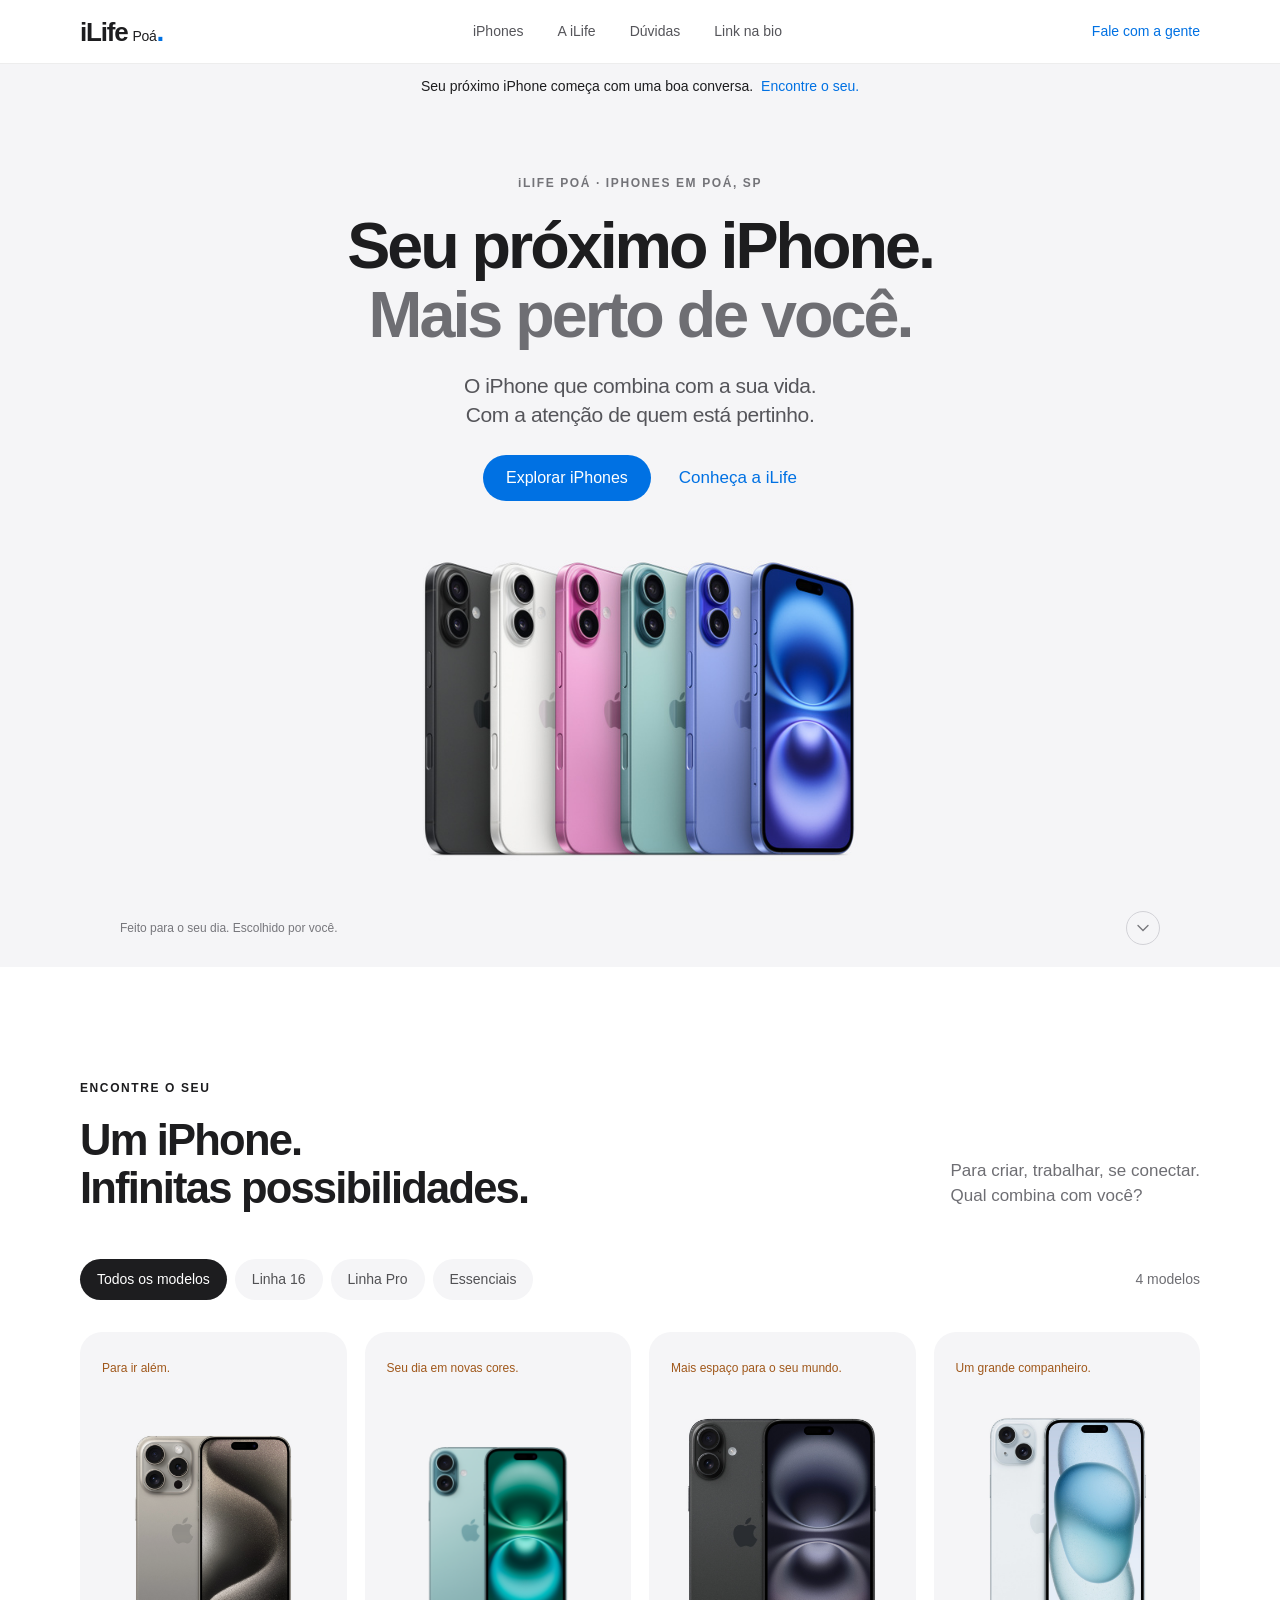
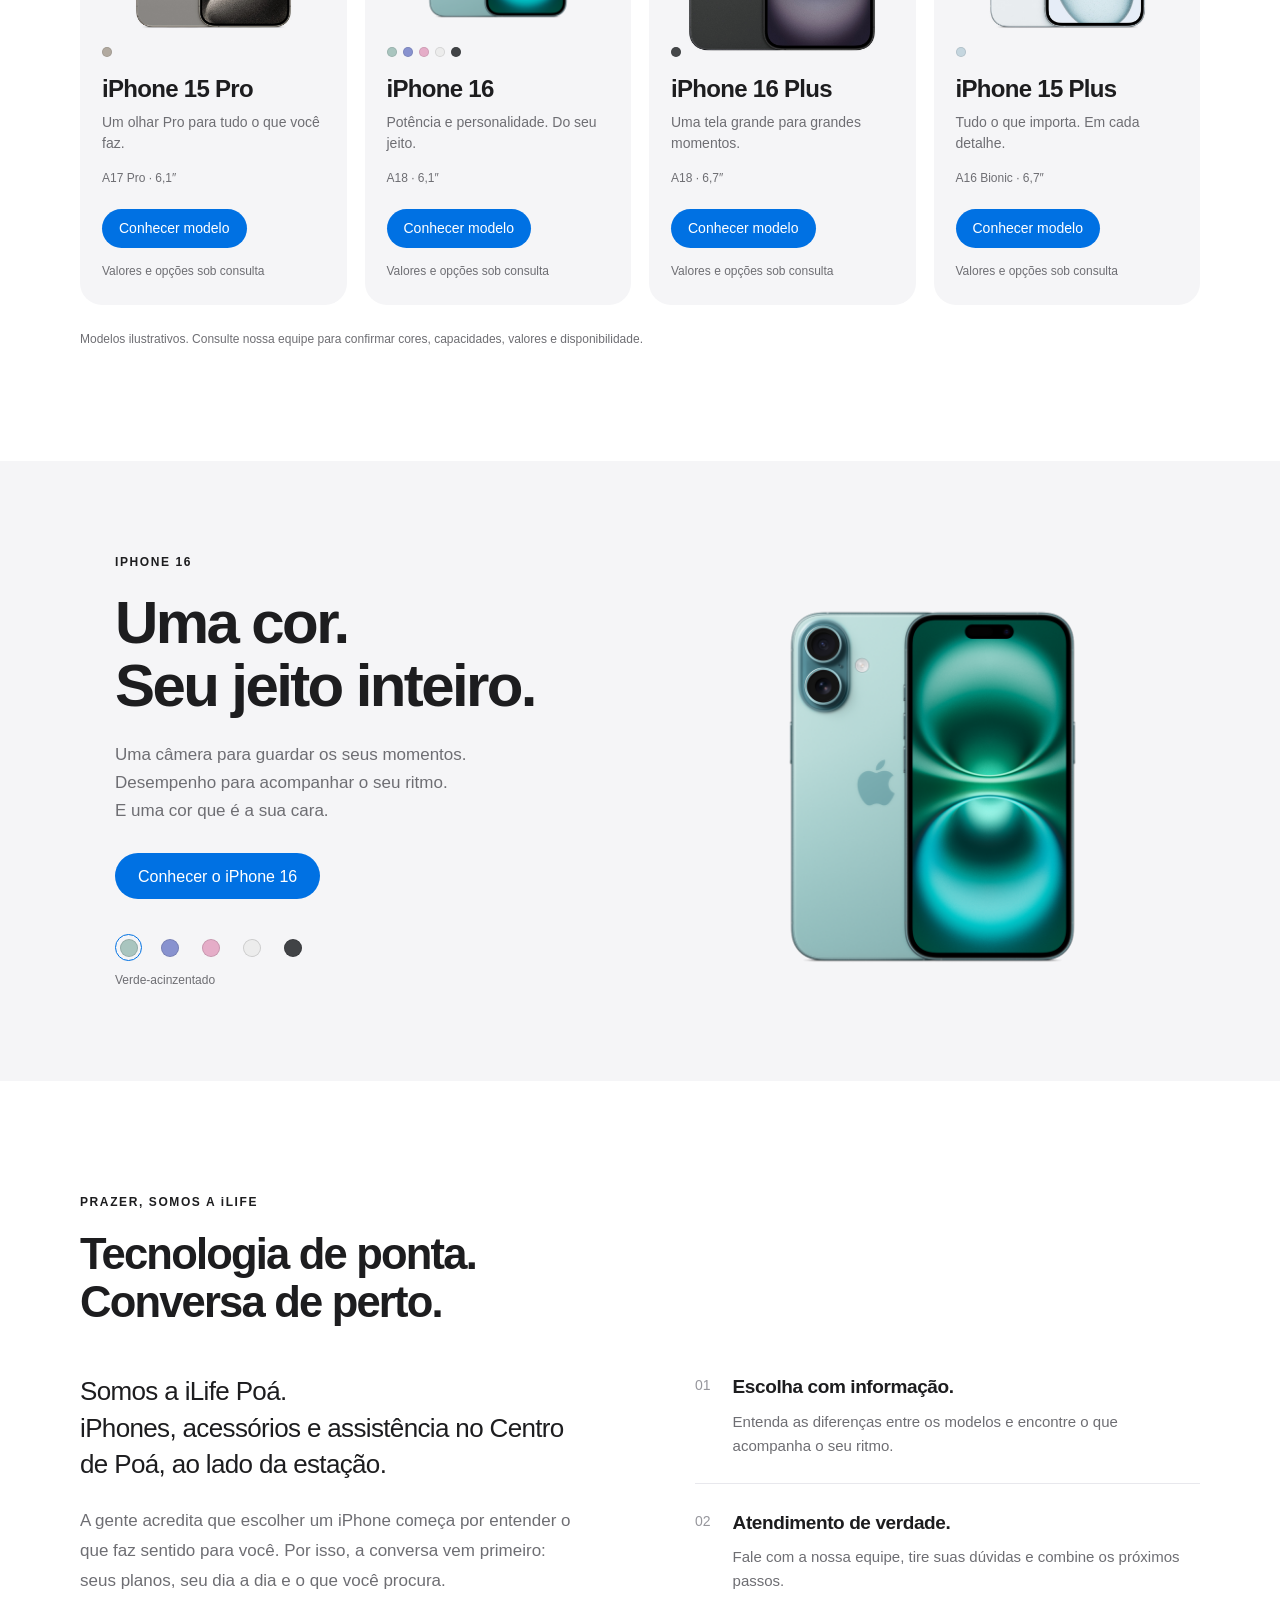
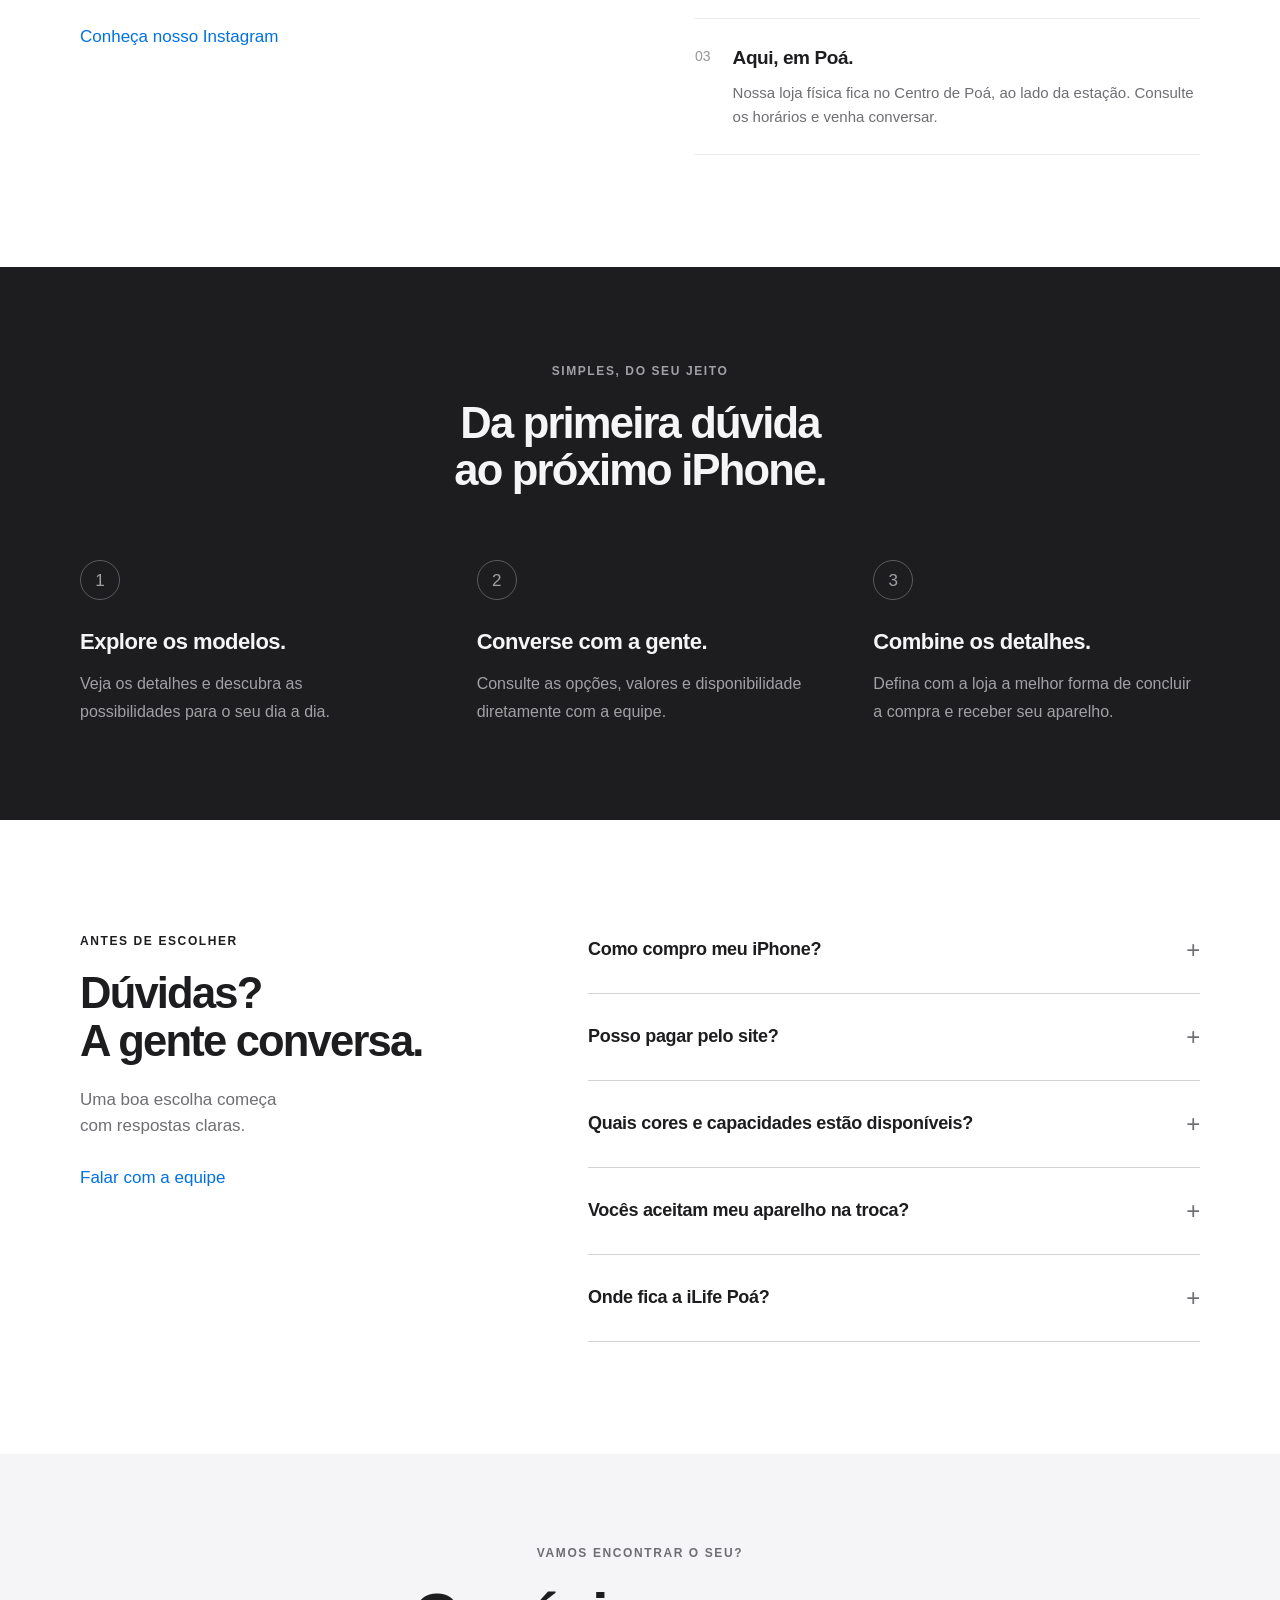
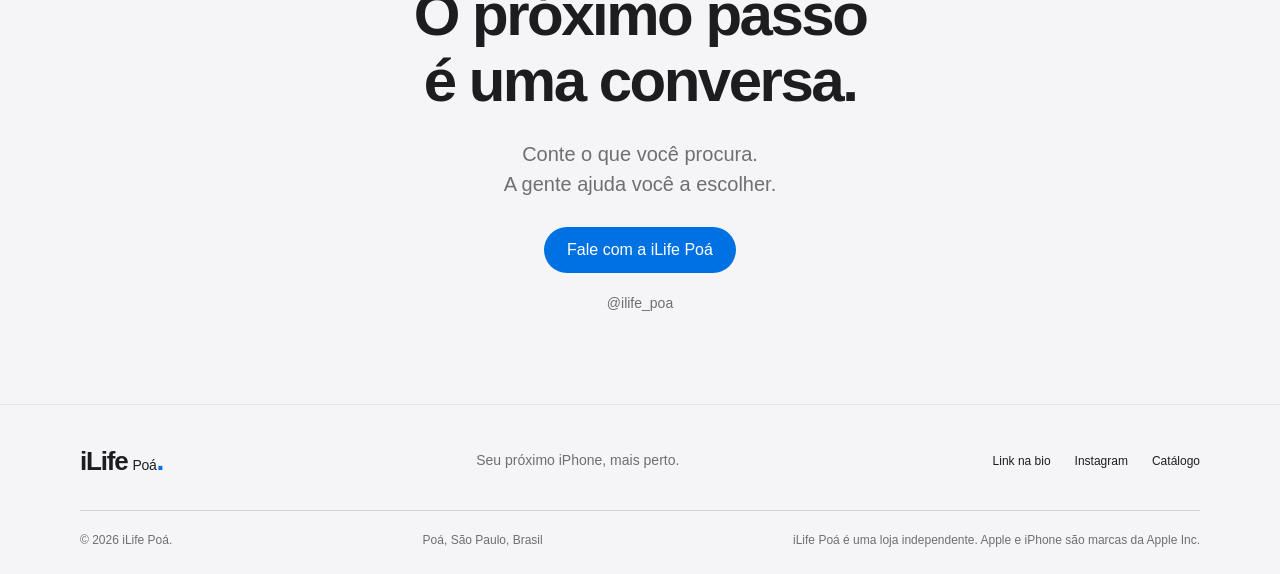
<file: index.html>
<!doctype html>
<html lang="pt-BR">
<head>
  <meta charset="UTF-8">
  <meta name="viewport" content="width=device-width, initial-scale=1">
  <meta name="theme-color" content="#f5f5f7">
  <meta name="description" content="Conheça a iLife Poá, explore os modelos de iPhone e converse com a nossa equipe. Sua próxima conexão começa em Poá.">
  <meta property="og:title" content="iLife Poá — Seu próximo iPhone, mais perto.">
  <meta property="og:description" content="Explore o catálogo de iPhones e conheça a iLife Poá.">
  <meta property="og:type" content="website">
  <title>iLife Poá — Seu próximo iPhone, mais perto.</title>
  <link rel="icon" type="image/svg+xml" href="data:image/svg+xml,%3Csvg xmlns='http://www.w3.org/2000/svg' viewBox='0 0 64 64'%3E%3Crect width='64' height='64' rx='16' fill='%231d1d1f'/%3E%3Ctext x='32' y='46' text-anchor='middle' fill='white' font-family='Arial' font-size='43' font-weight='bold'%3Ei%3C/text%3E%3C/svg%3E">
  <link rel="stylesheet" href="styles.css">
  <script src="config.js" defer></script>
  <script src="app.js" defer></script>
</head>
<body>
  <a class="skip-link" href="#conteudo">Pular para o conteúdo</a>
  <header class="header">
    <nav class="nav container" aria-label="Navegação principal">
      <a class="brand" href="index.html" aria-label="iLife Poá, início">iLife<span>Poá</span><span class="brand-dot">.</span></a>
      <div class="nav-links" id="nav-links"><a href="#catalogo">iPhones</a><a href="#sobre">A iLife</a><a href="#duvidas">Dúvidas</a><a href="bio.html">Link na bio</a></div>
      <a class="nav-contact" data-contact href="https://www.instagram.com/ilife_poa/" target="_blank" rel="noopener noreferrer">Fale com a gente</a>
      <button class="menu-toggle" aria-label="Abrir menu" aria-controls="nav-links" aria-expanded="false"><span></span><span></span></button>
    </nav>
  </header>
  <main id="conteudo">
    <div class="announcement"><p>Seu próximo iPhone começa com uma boa conversa. <a href="#catalogo">Encontre o seu.</a></p></div>
    <section class="hero" aria-labelledby="hero-title">
      <div class="hero-copy">
        <p class="eyebrow hero-enter">iLIFE POÁ · IPHONES EM POÁ, SP</p>
        <h1 id="hero-title" class="hero-enter">Seu próximo iPhone.<br><span>Mais perto de você.</span></h1>
        <p class="hero-description hero-enter">O iPhone que combina com a sua vida.<br>Com a atenção de quem está pertinho.</p>
        <div class="hero-actions hero-enter"><a class="button button-blue" href="#catalogo">Explorar iPhones</a><a class="text-link" href="#sobre">Conheça a iLife</a></div>
      </div>
      <div class="hero-image-wrap hero-enter"><img class="hero-image" src="assets/hero.jpg" width="1200" height="630" alt="iPhone 16 em diferentes cores, vistos de frente e de trás" fetchpriority="high"></div>
      <div class="hero-bottom"><span>Feito para o seu dia. Escolhido por você.</span><a href="#catalogo" aria-label="Ir ao catálogo"><svg width="20" height="20" viewBox="0 0 24 24" fill="none" aria-hidden="true"><path d="m6 9 6 6 6-6" stroke="currentColor" stroke-width="1.6" stroke-linecap="round"/></svg></a></div>
    </section>
    <section class="catalog section container" id="catalogo" aria-labelledby="catalog-title">
      <div class="section-heading reveal"><div><p class="eyebrow">ENCONTRE O SEU</p><h2 id="catalog-title">Um iPhone.<br>Infinitas possibilidades.</h2></div><p>Para criar, trabalhar, se conectar.<br>Qual combina com você?</p></div>
      <div class="catalog-toolbar reveal"><div class="filters" role="group" aria-label="Filtrar modelos"><button class="filter active" data-filter="all" aria-pressed="true">Todos os modelos</button><button class="filter" data-filter="16" aria-pressed="false">Linha 16</button><button class="filter" data-filter="pro" aria-pressed="false">Linha Pro</button><button class="filter" data-filter="essentials" aria-pressed="false">Essenciais</button></div><span class="catalog-count" id="catalog-count" aria-live="polite"></span></div>
      <div class="product-grid" id="product-grid"></div>
      <p class="catalog-note">Modelos ilustrativos. Consulte nossa equipe para confirmar cores, capacidades, valores e disponibilidade.</p>
    </section>
    <section class="feature-section" aria-labelledby="feature-title">
      <div class="feature-panel container reveal">
        <div class="feature-copy"><p class="eyebrow">IPHONE 16</p><h2 id="feature-title">Uma cor.<br>Seu jeito inteiro.</h2><p>Uma câmera para guardar os seus momentos.<br>Desempenho para acompanhar o seu ritmo.<br>E uma cor que é a sua cara.</p><button class="button button-blue" data-product="iphone16">Conhecer o iPhone 16</button><div class="feature-colors" role="group" aria-label="Escolher cor do iPhone 16"></div><p class="color-caption" id="feature-color-name">Verde-acinzentado</p></div>
        <div class="feature-image"><img id="feature-phone" src="assets/iphone-16-teal.png" width="940" height="1112" alt="iPhone 16 verde-acinzentado" loading="lazy"></div>
      </div>
    </section>
    <section class="about section container" id="sobre" aria-labelledby="about-title">
      <div class="section-heading reveal"><div><p class="eyebrow">PRAZER, SOMOS A iLIFE</p><h2 id="about-title">Tecnologia de ponta.<br>Conversa de perto.</h2></div></div>
      <div class="about-grid"><div class="about-story reveal"><p class="large-copy">Somos a iLife Poá.<br>iPhones, acessórios e assistência no Centro de Poá, ao lado da estação.</p><p>A gente acredita que escolher um iPhone começa por entender o que faz sentido para você. Por isso, a conversa vem primeiro: seus planos, seu dia a dia e o que você procura.</p><a class="text-link" href="https://www.instagram.com/ilife_poa/" target="_blank" rel="noopener noreferrer">Conheça nosso Instagram</a></div><div class="about-values reveal"><article><span class="value-number">01</span><div><h3>Escolha com informação.</h3><p>Entenda as diferenças entre os modelos e encontre o que acompanha o seu ritmo.</p></div></article><article><span class="value-number">02</span><div><h3>Atendimento de verdade.</h3><p>Fale com a nossa equipe, tire suas dúvidas e combine os próximos passos.</p></div></article><article><span class="value-number">03</span><div><h3>Aqui, em Poá.</h3><p>Nossa loja física fica no Centro de Poá, ao lado da estação. Consulte os horários e venha conversar.</p></div></article></div></div>
    </section>
    <section class="journey"><div class="container"><div class="journey-heading reveal"><p class="eyebrow">SIMPLES, DO SEU JEITO</p><h2>Da primeira dúvida<br>ao próximo iPhone.</h2></div><div class="journey-grid"><article class="reveal"><div class="step-index">1</div><h3>Explore os modelos.</h3><p>Veja os detalhes e descubra as possibilidades para o seu dia a dia.</p></article><article class="reveal"><div class="step-index">2</div><h3>Converse com a gente.</h3><p>Consulte as opções, valores e disponibilidade diretamente com a equipe.</p></article><article class="reveal"><div class="step-index">3</div><h3>Combine os detalhes.</h3><p>Defina com a loja a melhor forma de concluir a compra e receber seu aparelho.</p></article></div></div></section>
    <section class="faq section container" id="duvidas" aria-labelledby="faq-title"><div class="faq-intro reveal"><p class="eyebrow">ANTES DE ESCOLHER</p><h2 id="faq-title">Dúvidas?<br>A gente conversa.</h2><p>Uma boa escolha começa<br>com respostas claras.</p><a class="text-link" data-contact href="https://www.instagram.com/ilife_poa/" target="_blank" rel="noopener noreferrer">Falar com a equipe</a></div><div class="faq-list reveal"><details><summary>Como compro meu iPhone?<span aria-hidden="true">+</span></summary><p>Explore o catálogo, escolha um modelo e fale com a equipe pelo Instagram. A loja confirma as opções disponíveis, os valores e os próximos passos para a compra.</p></details><details><summary>Posso pagar pelo site?<span aria-hidden="true">+</span></summary><p>O site é um catálogo para você conhecer os aparelhos. O atendimento e as condições de pagamento são combinados diretamente com a loja.</p></details><details><summary>Quais cores e capacidades estão disponíveis?<span aria-hidden="true">+</span></summary><p>As opções variam por modelo e disponibilidade. No catálogo você encontra referências; nossa equipe confirma as cores e capacidades que podem ser adquiridas.</p></details><details><summary>Vocês aceitam meu aparelho na troca?<span aria-hidden="true">+</span></summary><p>Converse com a equipe sobre a possibilidade de troca. Informe o modelo, a capacidade e o estado do seu aparelho para consultar as condições.</p></details><details><summary>Onde fica a iLife Poá?<span aria-hidden="true">+</span></summary><p>Nossa loja física fica no Centro de Poá, São Paulo, ao lado da estação. Peça à equipe o endereço completo e os horários de atendimento antes de planejar sua visita.</p></details></div></section>
    <section class="contact-section"><div class="container reveal"><p class="eyebrow">VAMOS ENCONTRAR O SEU?</p><h2>O próximo passo<br>é uma conversa.</h2><p>Conte o que você procura.<br>A gente ajuda você a escolher.</p><a class="button button-blue" data-contact href="https://www.instagram.com/ilife_poa/" target="_blank" rel="noopener noreferrer">Fale com a iLife Poá</a><a class="contact-handle" href="https://www.instagram.com/ilife_poa/" target="_blank" rel="noopener noreferrer">@ilife_poa</a></div></section>
  </main>
  <footer class="footer"><div class="container"><div class="footer-top"><a class="brand" href="index.html">iLife<span>Poá</span><span class="brand-dot">.</span></a><p>Seu próximo iPhone, mais perto.</p><div><a href="bio.html">Link na bio</a><a href="https://www.instagram.com/ilife_poa/" target="_blank" rel="noopener noreferrer">Instagram</a><a href="#catalogo">Catálogo</a></div></div><div class="footer-bottom"><span>© <span data-year>2026</span> iLife Poá.</span><span>Poá, São Paulo, Brasil</span><span>iLife Poá é uma loja independente. Apple e iPhone são marcas da Apple Inc.</span></div></div></footer>
  <dialog class="product-dialog" id="product-dialog" aria-labelledby="dialog-title"><button class="dialog-close" aria-label="Fechar detalhes"><svg width="20" height="20" viewBox="0 0 24 24" fill="none" aria-hidden="true"><path d="m6 6 12 12M18 6 6 18" stroke="currentColor" stroke-width="1.8" stroke-linecap="round"/></svg></button><div id="dialog-content"></div></dialog>
  <div class="toast" role="status" aria-live="polite" id="toast"></div>
</body>
</html>
</file>
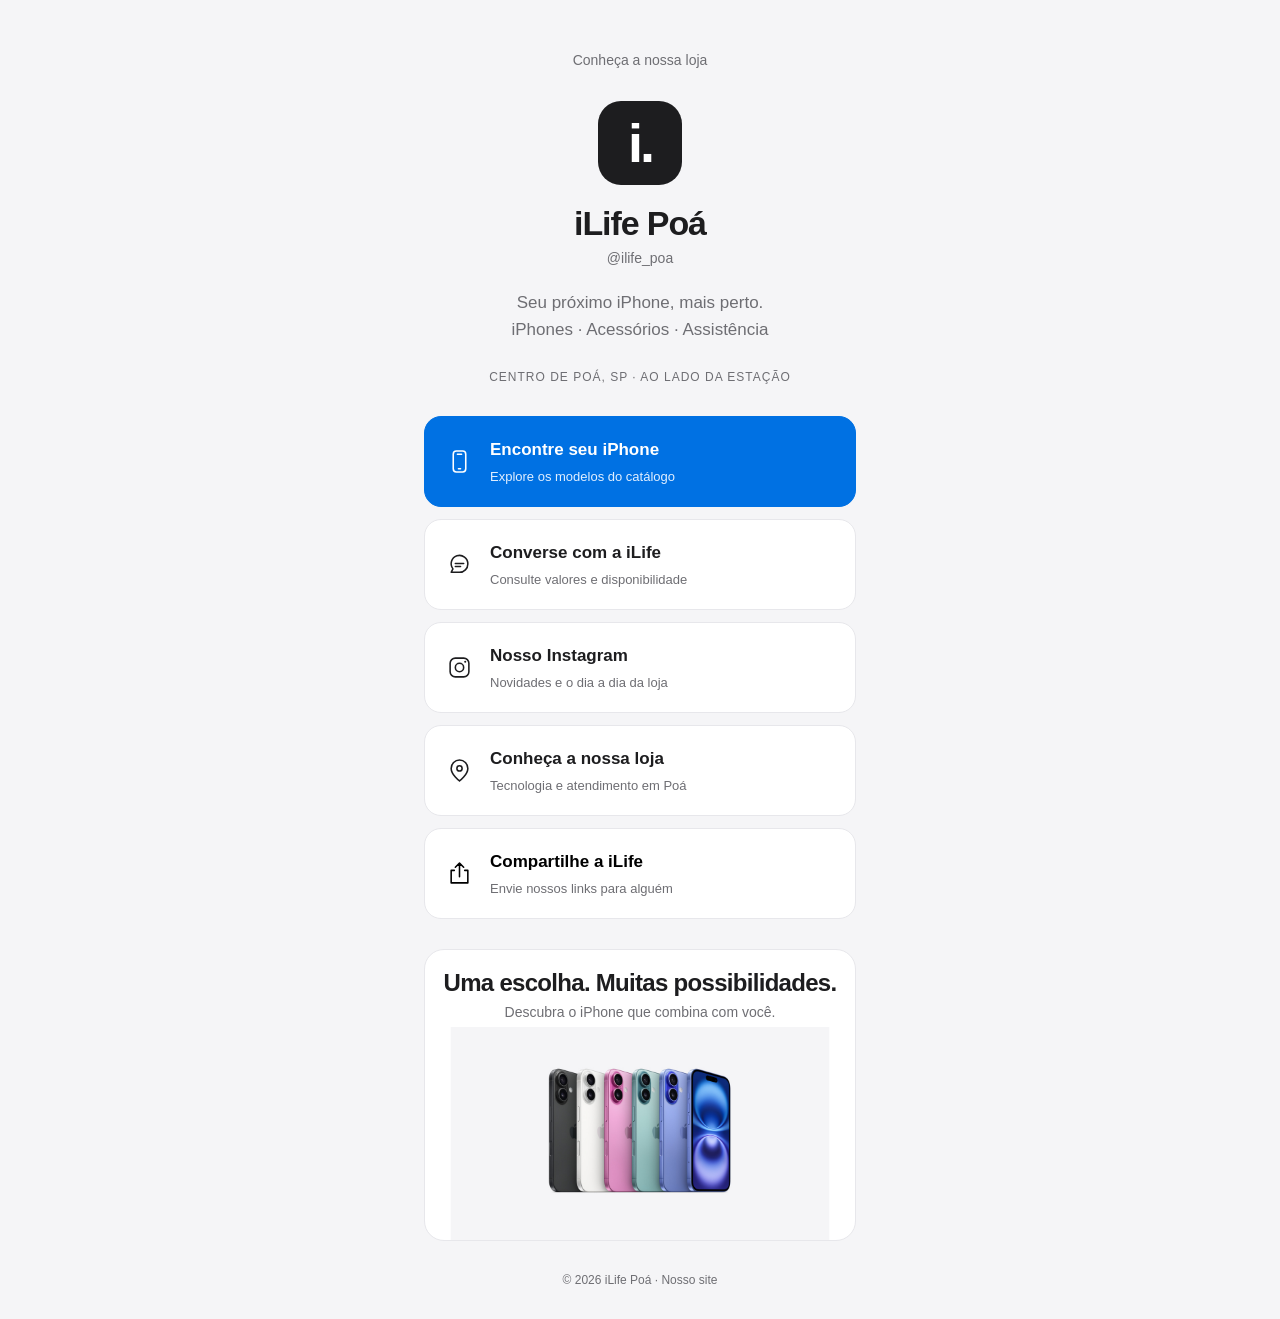
<file: bio.html>
<!doctype html>
<html lang="pt-BR">
<head>
  <meta charset="UTF-8"><meta name="viewport" content="width=device-width, initial-scale=1"><meta name="theme-color" content="#f5f5f7">
  <title>iLife Poá — Nossos links</title><meta name="description" content="iPhones, acessórios e assistência no Centro de Poá. Explore o catálogo e fale com a iLife Poá.">
  <link rel="icon" type="image/svg+xml" href="data:image/svg+xml,%3Csvg xmlns='http://www.w3.org/2000/svg' viewBox='0 0 64 64'%3E%3Crect width='64' height='64' rx='16' fill='%231d1d1f'/%3E%3Ctext x='32' y='46' text-anchor='middle' fill='white' font-family='Arial' font-size='43' font-weight='bold'%3Ei%3C/text%3E%3C/svg%3E">
  <link rel="stylesheet" href="styles.css"><script src="config.js" defer></script><script src="app.js" defer></script>
</head>
<body class="bio-body">
  <main class="bio-page"><a href="index.html" class="bio-top-link">Conheça a nossa loja</a><div class="bio-monogram" aria-hidden="true">i.</div><h1>iLife Poá</h1><a class="bio-handle" data-instagram href="https://www.instagram.com/ilife_poa/" target="_blank" rel="noopener noreferrer">@ilife_poa</a><p class="bio-description">Seu próximo iPhone, mais perto.<br>iPhones · Acessórios · Assistência</p><p class="bio-location">CENTRO DE POÁ, SP · AO LADO DA ESTAÇÃO</p>
  <div class="bio-links"><a href="index.html#catalogo" class="bio-link primary"><svg width="25" height="25" viewBox="0 0 24 24" fill="none" aria-hidden="true"><rect x="6" y="2" width="12" height="20" rx="3" stroke="currentColor" stroke-width="1.5"/><path d="M10 5h4m-3 14h2" stroke="currentColor" stroke-width="1.5" stroke-linecap="round"/></svg><div><strong>Encontre seu iPhone</strong><small>Explore os modelos do catálogo</small></div></a><a data-contact href="https://www.instagram.com/ilife_poa/" target="_blank" rel="noopener noreferrer" class="bio-link"><svg width="25" height="25" viewBox="0 0 24 24" fill="none" aria-hidden="true"><path d="M20 11.5a8 8 0 0 1-8 8H4l1.7-3.3A8 8 0 1 1 20 11.5Z" stroke="currentColor" stroke-width="1.5" stroke-linejoin="round"/><path d="M8 11h8m-8 3h5" stroke="currentColor" stroke-width="1.5" stroke-linecap="round"/></svg><div><strong>Converse com a iLife</strong><small>Consulte valores e disponibilidade</small></div></a><a data-instagram href="https://www.instagram.com/ilife_poa/" target="_blank" rel="noopener noreferrer" class="bio-link"><svg width="25" height="25" viewBox="0 0 24 24" fill="none" aria-hidden="true"><rect x="3" y="3" width="18" height="18" rx="5" stroke="currentColor" stroke-width="1.5"/><circle cx="12" cy="12" r="4" stroke="currentColor" stroke-width="1.5"/><circle cx="17.5" cy="6.5" r="1" fill="currentColor"/></svg><div><strong>Nosso Instagram</strong><small>Novidades e o dia a dia da loja</small></div></a><a href="index.html#sobre" class="bio-link"><svg width="25" height="25" viewBox="0 0 24 24" fill="none" aria-hidden="true"><path d="M20 10c0 6-8 12-8 12S4 16 4 10a8 8 0 1 1 16 0Z" stroke="currentColor" stroke-width="1.5"/><circle cx="12" cy="10" r="2.5" stroke="currentColor" stroke-width="1.5"/></svg><div><strong>Conheça a nossa loja</strong><small>Tecnologia e atendimento em Poá</small></div></a><button id="share-bio" class="bio-link"><svg width="25" height="25" viewBox="0 0 24 24" fill="none" aria-hidden="true"><path d="M12 15V2m-4 4 4-4 4 4M7 9H4v12h16V9h-3" stroke="currentColor" stroke-width="1.5" stroke-linecap="round" stroke-linejoin="round"/></svg><div><strong>Compartilhe a iLife</strong><small>Envie nossos links para alguém</small></div></button></div>
  <a class="bio-mini-product" href="index.html#catalogo" style="display:block"><h2>Uma escolha. Muitas possibilidades.</h2><p>Descubra o iPhone que combina com você.</p><img src="assets/hero.jpg" width="1200" height="630" alt="iPhone 16 em várias cores" loading="lazy"></a><footer class="bio-footer">© <span data-year>2026</span> iLife Poá · <a href="index.html">Nosso site</a></footer></main><div class="toast" role="status" aria-live="polite" id="toast"></div>
</body>
</html>
</file>
<file: styles.css>
:root{--ink:#1d1d1f;--muted:#6e6e73;--blue:#0071e3;--blue-hover:#0077ed;--paper:#fff;--soft:#f5f5f7;--line:#d2d2d7;--radius:26px;--font:-apple-system,BlinkMacSystemFont,"Segoe UI",Helvetica,Arial,sans-serif}*{box-sizing:border-box}html{scroll-behavior:smooth;scroll-padding-top:80px}body{margin:0;background:var(--paper);color:var(--ink);font-family:var(--font);font-size:17px;line-height:1.5;-webkit-font-smoothing:antialiased}a{color:inherit;text-decoration:none}button,select{font:inherit}button,a,summary{-webkit-tap-highlight-color:transparent}button{cursor:pointer}button:disabled{cursor:default}button,a,summary,select{touch-action:manipulation}img{display:block;max-width:100%}button{border:0}a:focus-visible,button:focus-visible,summary:focus-visible,select:focus-visible{outline:3px solid #0071e3;outline-offset:5px}.container{width:min(1120px,calc(100% - 80px));margin-inline:auto}.skip-link{position:fixed;top:-100px;left:20px;background:#fff;padding:12px;z-index:100}.skip-link:focus{top:12px}.header{height:64px;position:sticky;top:0;z-index:30;background:rgba(255,255,255,.86);backdrop-filter:blur(22px);-webkit-backdrop-filter:blur(22px);border-bottom:1px solid rgba(0,0,0,.07)}.nav{height:100%;display:flex;align-items:center;justify-content:space-between;gap:32px}.brand{font-size:26px;font-weight:750;letter-spacing:-1.2px;white-space:nowrap}.brand>span:first-child{font-size:14px;font-weight:500;letter-spacing:-.3px;margin-left:5px}.brand-dot{color:var(--blue);font-size:28px}.nav-links{display:flex;gap:34px;align-items:center}.nav-links a,.nav-contact{font-size:14px}.nav-links a{color:#55555a;transition:color .2s}.nav-links a:hover{color:var(--blue)}.nav-contact{white-space:nowrap;color:var(--blue)}.contact-symbol{display:none}.menu-toggle{display:none;background:none;width:38px;height:38px;padding:8px}.menu-toggle span{display:block;height:1.5px;background:var(--ink);margin:7px 0;transition:transform .2s}.announcement{background:var(--soft);text-align:center;padding:12px 20px;font-size:14px}.announcement p{margin:0}.announcement a{color:var(--blue);margin-left:4px}.announcement a:hover{text-decoration:underline}.hero{text-align:center;overflow:hidden;background:#f5f5f7}.hero-copy{padding:65px 24px 0;position:relative;z-index:1}.eyebrow{font-size:12px;font-weight:650;letter-spacing:1.6px;margin:0 0 20px}.hero .eyebrow{color:#737378;font-size:12px}h1,h2,h3,p{margin-top:0}h1{font-size:clamp(44px,5.05vw,72px);letter-spacing:-3px;line-height:1.06;font-weight:700;margin-bottom:22px}h1 span{color:#6e6e73}.hero-description{font-size:21px;line-height:1.4;letter-spacing:-.4px;color:#55555a;margin-bottom:25px}.hero-actions{display:flex;align-items:center;justify-content:center;gap:28px}.button{border-radius:100px;padding:12px 23px;display:inline-flex;align-items:center;justify-content:center;min-height:46px;font-size:16px;font-weight:400;transition:background .2s,transform .2s;line-height:1.35}.button:hover{transform:translateY(-1px)}.button-blue{background:var(--blue);color:#fff}.button-blue:hover{background:var(--blue-hover)}.button-outline{background:transparent;color:var(--blue);border:1px solid var(--blue)}.button-outline:hover{background:#eaf3fc}.text-link{font-size:17px;color:var(--blue)}.text-link:hover{text-decoration:underline}.hero-image-wrap{max-width:960px;margin:20px auto 0;position:relative}.hero-image{width:100%;height:390px;object-fit:cover;clip-path:inset(0 3.34%)}.hero-bottom{display:flex;justify-content:space-between;align-items:center;max-width:1120px;margin:0 auto;padding:0 40px 22px;color:#77777c;font-size:12px}.hero-bottom a{display:grid;place-items:center;width:34px;height:34px;border:1px solid #d2d2d7;border-radius:50%;transition:background .2s}.hero-bottom a:hover{background:#e7e7ec}.section{padding-top:112px;padding-bottom:112px}.section-heading{display:flex;justify-content:space-between;gap:40px;align-items:flex-end;margin-bottom:46px}h2{font-size:clamp(34px,3.4vw,48px);letter-spacing:-1.8px;line-height:1.1;font-weight:650;margin-bottom:0}.section-heading>p{font-size:17px;color:var(--muted);margin-bottom:4px}.catalog-toolbar{display:flex;justify-content:space-between;align-items:center;gap:20px;margin-bottom:32px}.filters{display:flex;gap:8px;flex-wrap:wrap}.filter{background:#f5f5f7;padding:10px 17px;border-radius:100px;font-size:14px;white-space:nowrap;color:#515154;transition:background .2s,color .2s}.filter.active{background:var(--ink);color:#fff}.filter:hover:not(.active){background:#e8e8ed}.catalog-count{font-size:14px;color:var(--muted);white-space:nowrap}.product-grid{display:grid;grid-template-columns:repeat(4,minmax(0,1fr));gap:18px}.product-card{padding:27px 22px 25px;background:var(--soft);border-radius:22px;display:flex;flex-direction:column;align-items:flex-start;transition:transform .35s,box-shadow .35s;animation:card-in .45s both;overflow:hidden}.product-card:hover{transform:translateY(-5px);box-shadow:0 16px 36px rgba(0,0,0,.05)}.product-card .product-tag{font-size:12px;color:#a0581b;min-height:20px;margin-bottom:14px}.product-image-button{padding:0;background:none;width:100%;height:230px;display:grid;place-items:center}.product-image-button img{mix-blend-mode:multiply;height:100%;width:100%;object-fit:contain;transition:transform .45s}.product-image-button:hover img{transform:scale(1.035)}.product-card .swatch-row{margin:23px 0 17px}.swatch-row{display:flex;gap:6px;min-height:12px;align-items:center}.swatch-dot{display:block;border-radius:50%;width:10px;height:10px;box-shadow:inset 0 0 0 1px rgba(0,0,0,.1)}.product-card h3{font-size:24px;letter-spacing:-.7px;line-height:1.2;margin-bottom:9px}.product-subtitle{font-size:14px;line-height:1.45;color:var(--muted);min-height:42px;margin-bottom:15px}.product-spec{font-size:12px;color:var(--muted);margin-bottom:22px}.product-card .button{font-size:14px;min-height:38px;padding:10px 17px}.product-card .product-availability{font-size:12px;color:var(--muted);margin:14px 0 0}.catalog-note{font-size:12px;line-height:1.6;color:var(--muted);margin:25px 0 0}.feature-section{background:var(--soft);overflow:hidden}.feature-panel{display:grid;grid-template-columns:1fr 1fr;min-height:620px;align-items:center;gap:50px}.feature-copy{padding:60px 0 60px 35px}.feature-copy h2{font-size:60px;letter-spacing:-2.6px;line-height:1.05;margin-bottom:24px}.feature-copy>p:not(.eyebrow):not(.color-caption){color:#6e6e73;line-height:1.65;font-size:17px;margin-bottom:28px}.feature-image{padding:40px 35px;height:620px;display:flex;align-items:center;justify-content:center}.feature-image img{height:100%;width:100%;object-fit:contain;transition:opacity .2s,transform .55s}.feature-image:hover img{transform:translateY(-8px)}.feature-colors{display:flex;gap:14px;margin-top:35px}.color-button{background:none;border-radius:50%;width:27px;height:27px;padding:4px;border:1px solid transparent;display:grid;place-items:center}.color-button[aria-pressed=true]{border-color:var(--blue)}.color-button span{width:18px;height:18px;border-radius:50%;box-shadow:inset 0 0 0 1px #0002}.color-caption{font-size:12px;color:var(--muted);margin:10px 0 0}.about-grid{display:grid;grid-template-columns:1fr 1fr;gap:110px}.about-story .large-copy{font-size:26px;font-weight:500;letter-spacing:-.65px;line-height:1.4;margin-bottom:24px}.about-story>p:not(.large-copy){font-size:17px;color:var(--muted);line-height:1.75;margin-bottom:28px}.about-values article{display:flex;align-items:flex-start;gap:22px;padding:25px 0;border-bottom:1px solid #e8e8ed}.about-values article:first-child{padding-top:0}.value-number{font-size:14px;color:#96969c;margin-top:2px}.about-values h3{font-size:19px;letter-spacing:-.4px;margin-bottom:8px}.about-values p{font-size:15px;line-height:1.6;color:var(--muted);margin-bottom:0}.journey{background:#1d1d1f;color:#f5f5f7;padding:95px 0}.journey-heading{text-align:center;margin-bottom:65px}.journey-heading .eyebrow{color:#a1a1a6}.journey-grid{display:grid;grid-template-columns:repeat(3,1fr);gap:70px}.step-index{width:40px;height:40px;border:1px solid #5b5b60;border-radius:50%;display:grid;place-items:center;font-size:17px;margin-bottom:25px;color:#a1a1a6}.journey-grid h3{font-size:22px;letter-spacing:-.5px;margin-bottom:12px}.journey-grid p{font-size:16px;color:#a1a1a6;line-height:1.7;margin:0}.faq{display:grid;grid-template-columns:.8fr 1.2fr;gap:100px}.faq-intro h2{margin-bottom:22px}.faq-intro>p:not(.eyebrow){color:var(--muted);margin-bottom:27px}.faq-list details{border-bottom:1px solid var(--line);padding:25px 0}.faq-list details:first-child{padding-top:0}.faq-list summary{font-size:18px;font-weight:550;cursor:pointer;display:flex;justify-content:space-between;gap:25px;align-items:center;list-style:none;letter-spacing:-.3px}.faq-list summary::-webkit-details-marker{display:none}.faq-list summary>span{font-size:24px;font-weight:300;color:var(--muted);transition:transform .25s}.faq-list details[open] summary>span{transform:rotate(45deg)}.faq-list p{font-size:16px;color:var(--muted);line-height:1.7;margin:18px 25px 0 0;animation:card-in .3s}.contact-section{padding:90px 0;background:var(--soft);text-align:center}.contact-section h2{font-size:60px;letter-spacing:-2.5px;margin-bottom:25px}.contact-section .eyebrow{color:var(--muted)}.contact-section p:not(.eyebrow){font-size:20px;color:var(--muted);line-height:1.5;margin-bottom:28px}.contact-handle{display:block;width:max-content;margin:20px auto 0;font-size:14px;color:var(--muted)}.contact-handle:hover{color:var(--blue)}.footer{background:var(--soft);padding:35px 0 25px;border-top:1px solid #e4e4e8}.footer-top{display:flex;align-items:center;justify-content:space-between;gap:25px;padding-bottom:28px;border-bottom:1px solid var(--line)}.footer-top p{font-size:14px;color:var(--muted);margin:0}.footer-top>div{display:flex;gap:24px;font-size:12px}.footer a:hover{color:var(--blue)}.footer-bottom{display:flex;gap:24px;justify-content:space-between;font-size:12px;color:var(--muted);padding-top:20px}.footer-bottom>span:last-child{max-width:420px}.product-dialog{border:0;padding:0;border-radius:28px;width:min(880px,calc(100% - 40px));max-height:calc(100dvh - 48px);color:var(--ink);box-shadow:0 30px 120px #0003}.product-dialog::backdrop{background:rgba(0,0,0,.35);backdrop-filter:blur(8px)}.product-dialog[open]{animation:dialog-in .3s}.dialog-close{position:absolute;z-index:2;right:16px;top:16px;border-radius:50%;width:36px;height:36px;background:#e8e8ed;display:grid;place-items:center;color:#515154}.dialog-layout{display:grid;grid-template-columns:1fr 1fr;min-height:570px}.dialog-photo{background:var(--soft);display:flex;align-items:center;justify-content:center;padding:45px 30px}.dialog-photo img{mix-blend-mode:multiply;width:100%;height:390px;object-fit:contain}.dialog-info{padding:62px 35px 35px}.dialog-info h2{font-size:36px;margin-bottom:12px}.dialog-subtitle{color:var(--muted);font-size:17px;margin-bottom:20px}.spec-list{list-style:none;padding:0;margin:0 0 25px}.spec-list li{font-size:14px;padding:9px 0;border-bottom:1px solid #ededf0;display:flex;justify-content:space-between;gap:15px}.spec-list li>span{color:var(--muted)}.dialog-label{display:block;font-size:14px;font-weight:500;margin-bottom:9px}.capacity-picker{display:flex;gap:8px;flex-wrap:wrap;margin-bottom:25px}.capacity-picker button{border:1px solid var(--line);background:#fff;border-radius:9px;padding:8px 12px;font-size:14px}.capacity-picker button[aria-pressed=true]{border-color:var(--blue);color:var(--blue);box-shadow:0 0 0 1px var(--blue)}.dialog-info .feature-colors{margin-top:0;gap:12px;margin-bottom:6px}.dialog-info .color-caption{margin-bottom:23px}.dialog-actions{display:flex;flex-direction:column;gap:12px}.dialog-actions .text-link{font-size:14px;text-align:center;background:none;padding:3px}.dialog-note{font-size:12px;color:var(--muted);line-height:1.6;margin:17px 0 0}.toast{position:fixed;bottom:25px;left:50%;transform:translate(-50%,15px);background:#1d1d1f;color:#fff;padding:13px 23px;border-radius:100px;font-size:14px;box-shadow:0 10px 30px #0002;opacity:0;pointer-events:none;transition:opacity .25s,transform .25s;z-index:100;max-width:calc(100% - 32px);text-align:center}.toast.visible{opacity:1;transform:translate(-50%,0)}.hero-enter{animation:hero-in .85s backwards}.hero .eyebrow{animation-delay:.05s}.hero h1{animation-delay:.12s}.hero-description{animation-delay:.19s}.hero-actions{animation-delay:.26s}.hero-image-wrap{animation-delay:.33s}.reveal{opacity:1;transform:none}.js-motion .reveal:not(.is-visible){opacity:0;transform:translateY(26px)}.js-motion .reveal{transition:opacity .8s,transform .8s}.empty-results{grid-column:1/-1;text-align:center;padding:50px;background:var(--soft);border-radius:20px}.empty-results p{color:var(--muted)}@keyframes hero-in{from{opacity:0;transform:translateY(20px)}to{opacity:1;transform:none}}@keyframes card-in{from{opacity:0;transform:translateY(10px)}to{opacity:1;transform:none}}@keyframes dialog-in{from{opacity:0;transform:scale(.97)}to{opacity:1;transform:none}}
/* A página de bio mantém a mesma identidade em uma composição compacta. */
.bio-body{background:var(--soft);min-height:100dvh}.bio-page{max-width:480px;margin:auto;padding:50px 24px 30px;text-align:center}.bio-top-link{display:block;width:max-content;font-size:14px;color:var(--muted);margin:0 auto 30px}.bio-monogram{width:84px;height:84px;margin:0 auto 20px;background:var(--ink);border-radius:23px;display:grid;place-items:center;font-size:54px;font-weight:650;color:#fff;letter-spacing:-3px}.bio-page h1{font-size:34px;letter-spacing:-1.1px;margin-bottom:7px}.bio-handle{font-size:14px;color:var(--muted);display:block;margin-bottom:20px}.bio-description{font-size:17px;color:var(--muted);line-height:1.6;margin-bottom:25px}.bio-location{font-size:12px;color:var(--muted);letter-spacing:1px;margin-bottom:30px}.bio-links{display:flex;flex-direction:column;gap:12px}.bio-link{padding:20px 22px;background:#fff;border-radius:17px;display:flex;gap:18px;align-items:center;text-align:left;border:1px solid #e7e7eb;transition:transform .25s,box-shadow .25s}.bio-link:hover{transform:translateY(-3px);box-shadow:0 12px 24px #00000007}.bio-link svg{flex-shrink:0}.bio-link>div{display:flex;flex-direction:column;gap:4px}.bio-link strong{font-size:17px;font-weight:600}.bio-link small{font-size:13px;color:var(--muted)}.bio-link.primary{background:var(--blue);color:#fff;border-color:var(--blue)}.bio-link.primary small{color:#e1efff}.bio-mini-product{margin-top:30px;border-radius:20px;background:#fff;overflow:hidden;padding:20px 12px 0;border:1px solid #e7e7eb}.bio-mini-product h2{font-size:24px;letter-spacing:-.7px;margin:0 0 5px}.bio-mini-product p{font-size:14px;color:var(--muted);margin-bottom:4px}.bio-mini-product img{width:100%;height:auto;clip-path:inset(0 3.34%)}.bio-footer{font-size:12px;color:var(--muted);margin-top:30px}.bio-footer a:hover{color:var(--blue)}
@media(min-width:1440px){.hero-image-wrap{max-width:1040px}.hero-copy{padding-top:55px}}
@media(max-width:1000px){.container{width:calc(100% - 64px)}.nav{gap:24px}.nav-links{gap:22px}.product-grid{grid-template-columns:repeat(2,minmax(0,1fr))}.product-image-button{height:280px}.product-card{padding:28px}.feature-copy{padding-left:0}.feature-copy h2{font-size:50px}.feature-panel{gap:20px;min-height:550px}.feature-image{height:550px;padding:40px 0}.about-grid{gap:50px}.journey-grid{gap:30px}.faq{gap:50px}.footer-top p{display:none}.footer-bottom{flex-wrap:wrap}.footer-bottom>span:last-child{max-width:none;width:100%}}
@media(max-width:680px){html{scroll-padding-top:68px}.container{width:calc(100% - 40px)}.header{height:60px}.nav{gap:16px}.brand{font-size:24px}.nav-contact{margin-left:auto;font-size:13px}.menu-toggle{display:block}.nav-links{position:absolute;top:60px;left:0;right:0;background:rgba(255,255,255,.98);padding:26px 25px 32px;display:none;flex-direction:column;align-items:flex-start;gap:24px;border-bottom:1px solid var(--line)}.nav-links.open{display:flex;animation:card-in .2s}.nav-links a{font-size:19px}.menu-toggle[aria-expanded=true] span:first-child{transform:translateY(4.2px) rotate(45deg)}.menu-toggle[aria-expanded=true] span:last-child{transform:translateY(-4.2px) rotate(-45deg)}.announcement{font-size:12px;padding:12px 25px}.hero-copy{padding-top:45px}.hero .eyebrow{font-size:10px;letter-spacing:1.4px;margin-bottom:20px}h1{font-size:36px;letter-spacing:-1.4px;line-height:1.1;margin-bottom:20px}.hero-description{font-size:18px;letter-spacing:-.2px}.hero-actions{gap:22px}.hero-actions .button{font-size:14px;padding:11px 18px}.hero-actions .text-link{font-size:14px}.hero-image-wrap{margin-top:28px;width:130%;max-width:none;transform:translateX(-11.5%)}.hero-image-wrap.hero-enter{animation-name:hero-in-mobile}.hero-image{height:auto}.hero-bottom{padding:0 20px 19px;font-size:11px}.section{padding-top:72px;padding-bottom:72px}.eyebrow{font-size:11px;margin-bottom:17px}.section-heading{display:block;margin-bottom:30px}h2{font-size:35px;letter-spacing:-1.25px;line-height:1.12}.section-heading>p{margin-top:18px;font-size:16px}.catalog-toolbar{display:block;margin-bottom:22px}.filters{gap:7px;flex-wrap:nowrap;overflow:auto;padding:3px 2px 10px;margin-left:-2px;scrollbar-width:none}.filters::-webkit-scrollbar{display:none}.filter{font-size:12px;padding:10px 14px}.catalog-count{display:block;font-size:12px;margin-top:6px}.product-grid{gap:12px}.product-card{padding:20px 15px;border-radius:18px}.product-card .product-tag{font-size:10px;margin-bottom:10px}.product-image-button{height:180px}.product-card .swatch-row{margin-top:19px;margin-bottom:15px}.product-card h3{font-size:21px}.product-subtitle{font-size:12px;min-height:52px}.product-spec{font-size:11px;margin-bottom:18px}.product-card .button{font-size:12px;padding:9px 13px;min-height:35px}.product-card .product-availability{font-size:10px}.catalog-note{font-size:11px}.feature-panel{grid-template-columns:1fr;gap:0;text-align:center}.feature-copy{padding:55px 0 0}.feature-copy h2{font-size:45px;letter-spacing:-1.8px}.feature-copy>p:not(.eyebrow):not(.color-caption){font-size:15px}.feature-colors{justify-content:center}.feature-image{height:390px;padding:30px 30px 40px}.feature-copy .feature-colors{margin-top:28px}.about-grid{grid-template-columns:1fr;gap:42px}.about-story .large-copy{font-size:24px}.about-story>p:not(.large-copy){font-size:16px}.about-values h3{font-size:18px}.journey{padding:65px 0}.journey-heading{margin-bottom:40px}.journey-grid{grid-template-columns:1fr;gap:32px;max-width:350px;margin:auto}.journey-grid article{position:relative;padding-left:57px}.step-index{position:absolute;top:0;left:0;width:35px;height:35px}.journey-grid h3{font-size:20px;margin-bottom:8px}.journey-grid p{font-size:15px}.faq{display:block}.faq-intro{margin-bottom:42px}.faq-intro p>br{display:none}.faq-list summary{font-size:16px}.faq-list p{font-size:15px}.contact-section{padding:66px 0}.contact-section h2{font-size:43px;letter-spacing:-1.8px}.contact-section p:not(.eyebrow){font-size:18px}.footer-top{align-items:flex-start}.footer-top>div{flex-direction:column;gap:14px;font-size:13px}.footer-bottom{font-size:11px;gap:12px}.footer-bottom>span:last-child{margin-top:4px;line-height:1.6}.product-dialog{width:calc(100% - 24px);max-height:calc(100dvh - 24px);border-radius:22px}.dialog-layout{grid-template-columns:1fr}.dialog-photo{padding:35px 35px 20px}.dialog-photo img{height:230px}.dialog-info{padding:30px 25px}.dialog-info h2{font-size:32px}.dialog-info .feature-colors{justify-content:flex-start}.bio-page{padding-top:30px}@keyframes hero-in-mobile{from{opacity:0;transform:translate(-11.5%,20px)}to{opacity:1;transform:translateX(-11.5%)}}}
@media(max-width:370px){h1{font-size:31px}.nav-contact{font-size:12px}.product-image-button{height:150px}.product-card{padding:18px 12px}.product-card h3{font-size:19px}.hero-actions{gap:15px}.hero-actions .button{padding-inline:15px}}
@media(prefers-reduced-motion:reduce){html{scroll-behavior:auto}*,*::before,*::after{animation:none!important;transition:none!important}.js-motion .reveal:not(.is-visible){opacity:1;transform:none} }
</file>
